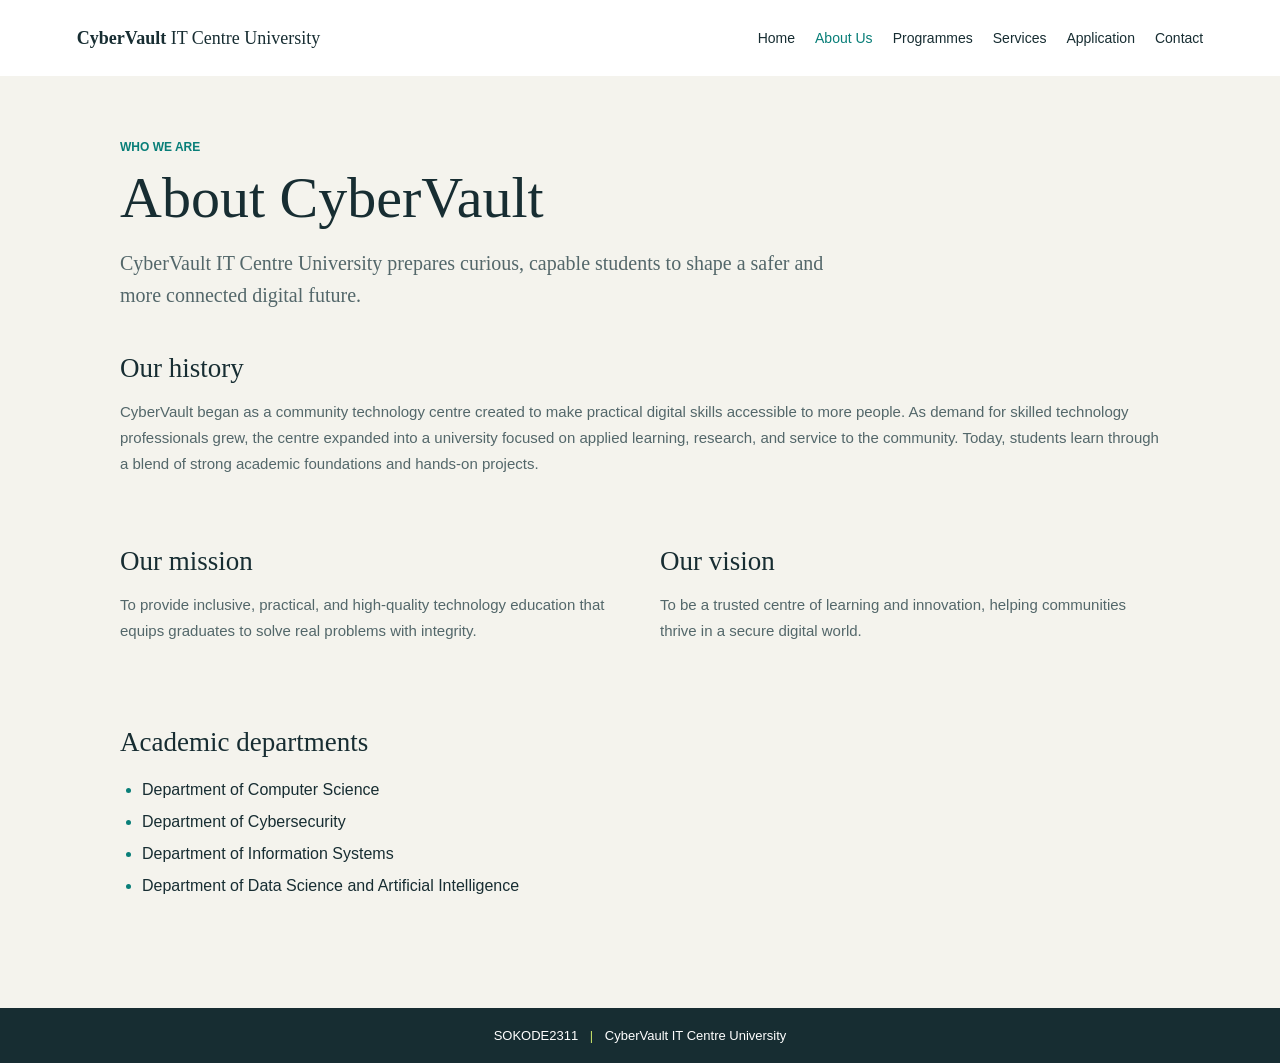
<file: about.html>
<!DOCTYPE html>
<html lang="en">
<head>
	<meta charset="UTF-8">
	<meta name="viewport" content="width=device-width, initial-scale=1.0">
	<title>About Us | CyberVault IT Centre University</title>
	<link rel="stylesheet" href="externalcss.css">
</head>
<body>
	<header class="site-header">
		<a class="site-name" href="index.html">CyberVault <span>IT Centre University</span></a>
		<nav aria-label="Main navigation">
			<a href="index.html">Home</a><a href="about.html" aria-current="page">About Us</a><a href="programmes.html">Programmes</a><a href="services.html">Services</a><a href="application.html">Application</a><a href="contact.html">Contact</a>
		</nav>
	</header>
	<main class="content-width page-content">
		<p class="eyebrow">Who we are</p>
		<h1>About CyberVault</h1>
		<p class="lead">CyberVault IT Centre University prepares curious, capable students to shape a safer and more connected digital future.</p>
		<section class="prose-section">
			<h2>Our history</h2>
			<p>CyberVault began as a community technology centre created to make practical digital skills accessible to more people. As demand for skilled technology professionals grew, the centre expanded into a university focused on applied learning, research, and service to the community. Today, students learn through a blend of strong academic foundations and hands-on projects.</p>
		</section>
		<div class="two-column">
			<section class="prose-section">
				<h2>Our mission</h2>
				<p>To provide inclusive, practical, and high-quality technology education that equips graduates to solve real problems with integrity.</p>
			</section>
			<section class="prose-section">
				<h2>Our vision</h2>
				<p>To be a trusted centre of learning and innovation, helping communities thrive in a secure digital world.</p>
			</section>
		</div>
		<section class="prose-section">
			<h2>Academic departments</h2>
			<ul class="department-list">
				<li>Department of Computer Science</li>
				<li>Department of Cybersecurity</li>
				<li>Department of Information Systems</li>
				<li>Department of Data Science and Artificial Intelligence</li>
			</ul>
		</section>
	</main>
	<footer><p>SOKODE2311 <span aria-hidden="true">|</span> CyberVault IT Centre University</p></footer>
</body>
</html>
</file>
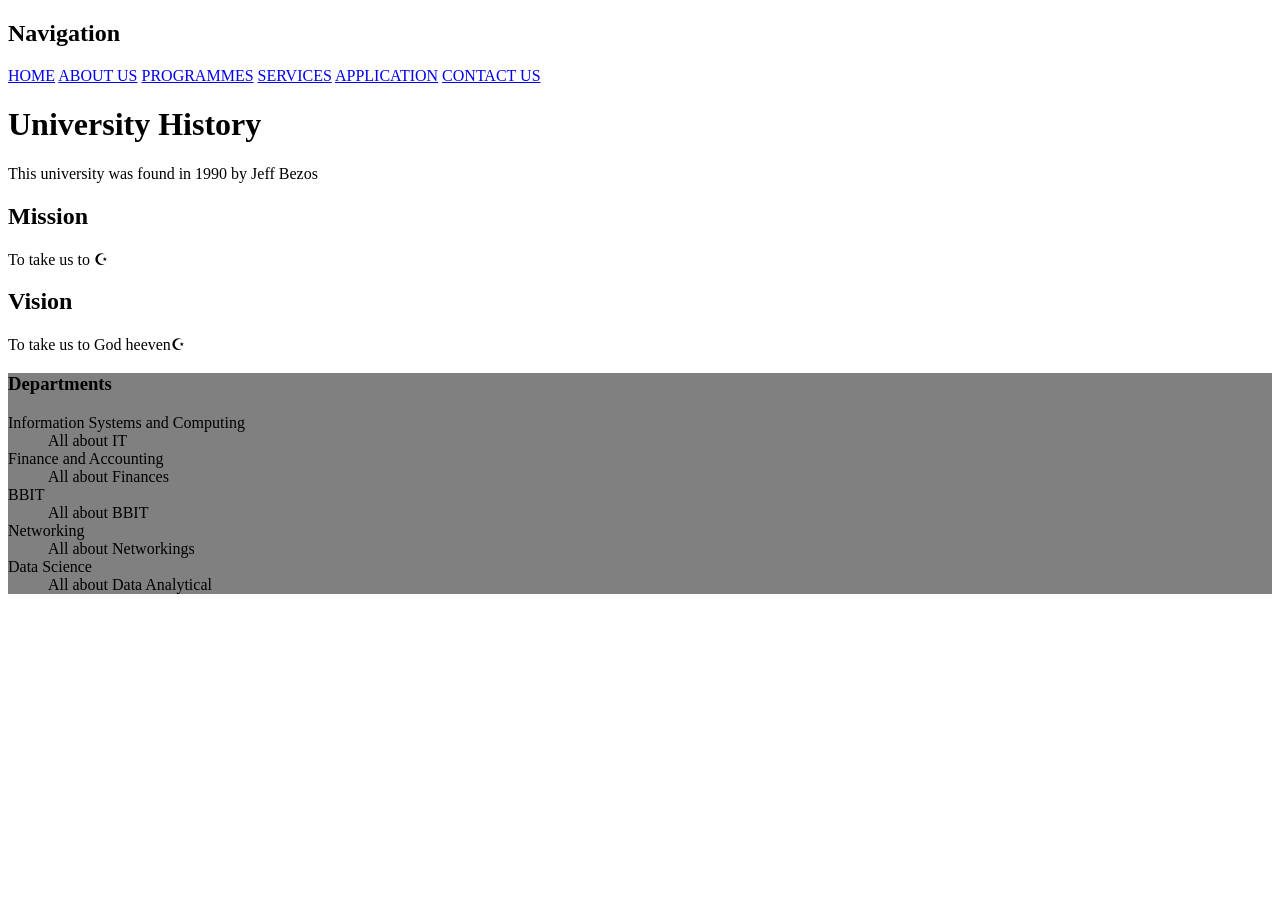
<file: Aboutusfile.html>
<!DOCTYPE html>
<html lang="en">
<head>
<meta charset="UTF-8">
<meta name="viewpoint" content="width=device-width, initial-scale=1.0">
<title> About Us page</title>
</head>
<body> 
<h2>Navigation</h2>

<nav>
<a href="Homefile.html">HOME</a>
<a href="Aboutusfile.html">ABOUT US</a>
<a href="Programmesfile.html">PROGRAMMES</a>
<a href="Servicesfile.html">SERVICES</a>
<a href="Applicationfile.html">APPLICATION</a>
<a href="Contactusfile.html">CONTACT US</a>

</nav>

<h1>University History</h1>
<p>This university was found in 1990 by Jeff Bezos</p>

<section>
<h2>Mission</h2>
<p>To take us to ☪</p>
</section>
<section>
<h2>Vision</h2>
<p>To take us to God heeven☪</p> 
</section>
<section style="background-color:gray;">
<h3>Departments</h3>
<dl>
<dt>Information Systems and Computing</dt>
<dd>All about IT</dd>
<dt>Finance and Accounting</dt>
<dd>All about Finances</dd>
<dt>BBIT</dt>
<dd>All about BBIT</dd>
<dt>Networking</dt>
<dd>All about Networkings</dd>
<dt>Data Science</dt>
<dd>All about Data Analytical</dd>
</dl>
</section>
</body>
</html>
</file>
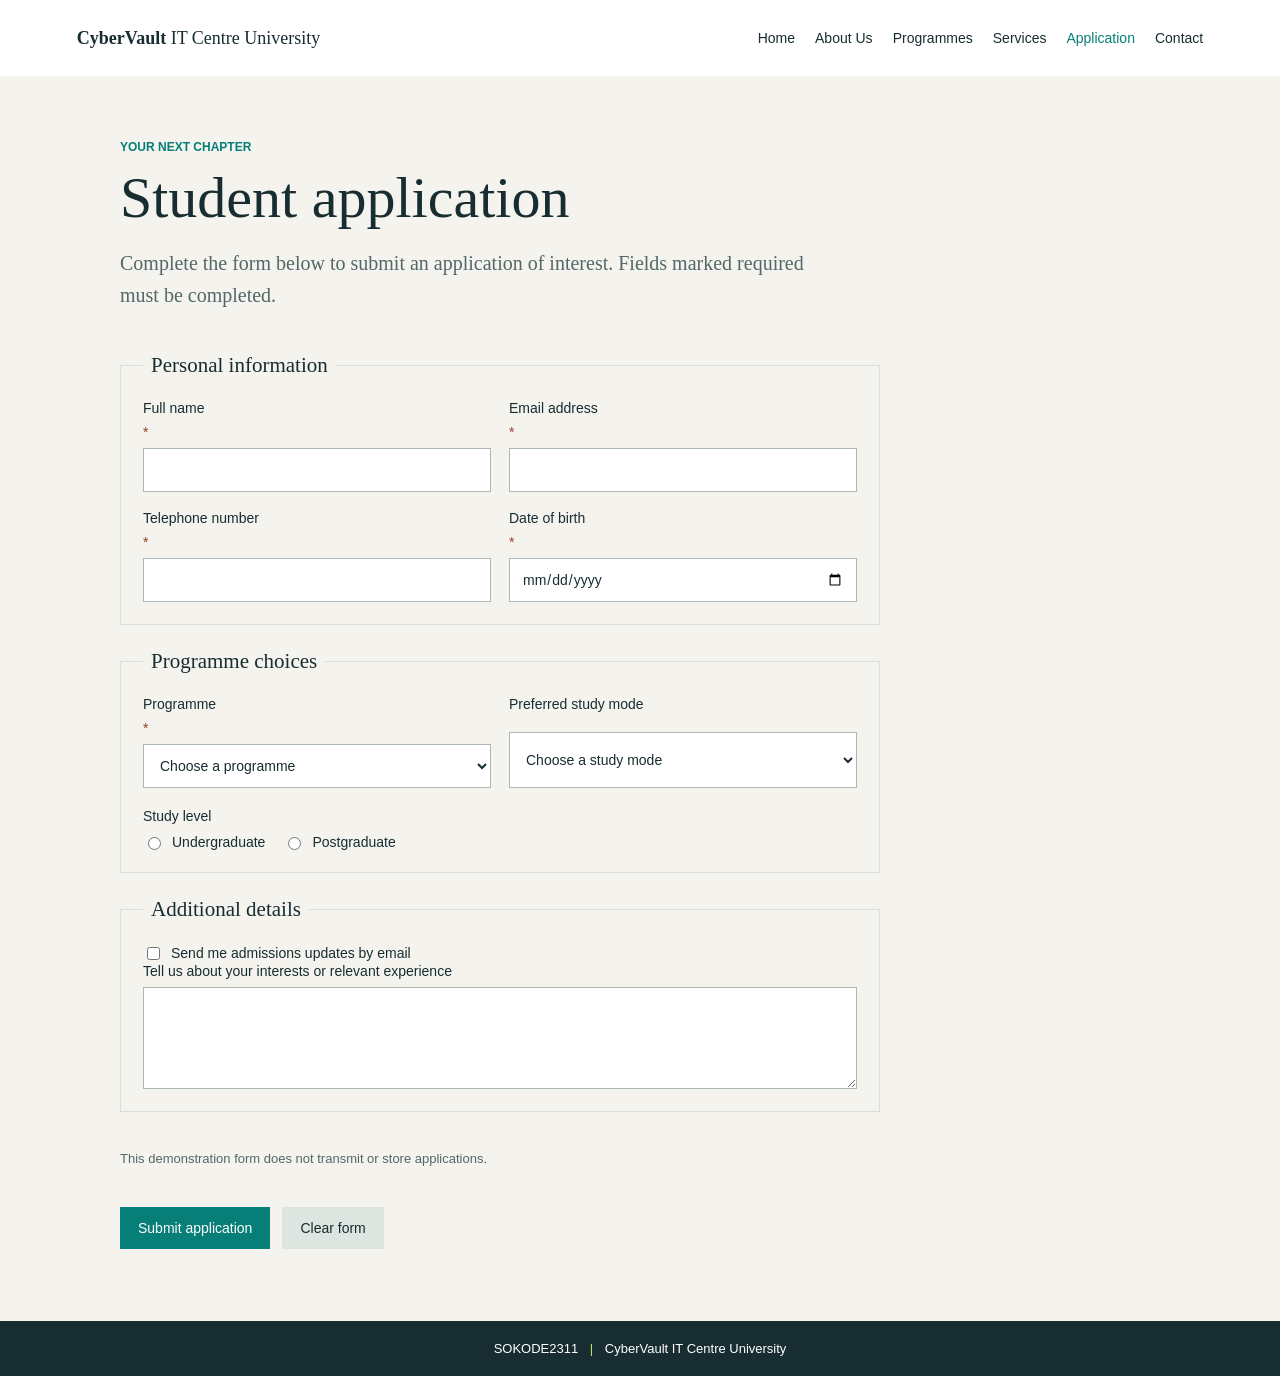
<file: application.html>
<!DOCTYPE html>
<html lang="en">
<head>
	<meta charset="UTF-8">
	<meta name="viewport" content="width=device-width, initial-scale=1.0">
	<title>Application | CyberVault IT Centre University</title>
	<link rel="stylesheet" href="externalcss.css">
</head>
<body>
	<header class="site-header">
		<a class="site-name" href="index.html">CyberVault <span>IT Centre University</span></a>
		<nav aria-label="Main navigation">
			<a href="index.html">Home</a><a href="about.html">About Us</a><a href="programmes.html">Programmes</a><a href="services.html">Services</a><a href="application.html" aria-current="page">Application</a><a href="contact.html">Contact</a>
		</nav>
	</header>
	<main class="content-width page-content">
		<p class="eyebrow">Your next chapter</p>
		<h1>Student application</h1>
		<p class="lead">Complete the form below to submit an application of interest. Fields marked required must be completed.</p>
		<form class="form-layout" action="#" method="get">
			<fieldset>
				<legend>Personal information</legend>
				<div class="form-grid">
					<label>Full name <span class="required">*</span><input type="text" name="fullName" autocomplete="name" required></label>
					<label>Email address <span class="required">*</span><input type="email" name="email" autocomplete="email" required></label>
					<label>Telephone number <span class="required">*</span><input type="tel" name="telephone" autocomplete="tel" required></label>
					<label>Date of birth <span class="required">*</span><input type="date" name="dateOfBirth" required></label>
				</div>
			</fieldset>
			<fieldset>
				<legend>Programme choices</legend>
				<div class="form-grid">
					<label>Programme <span class="required">*</span>
						<select name="programme" required>
							<option value="">Choose a programme</option>
							<option>Computer Science</option><option>Cybersecurity</option><option>Information Systems</option><option>Data Science and Artificial Intelligence</option>
						</select>
					</label>
					<label>Preferred study mode
						<select name="studyMode"><option value="">Choose a study mode</option><option>Full-time</option><option>Part-time</option></select>
					</label>
				</div>
				<p class="field-title">Study level</p>
				<div class="choice-row">
					<label><input type="radio" name="studyLevel" value="undergraduate" required> Undergraduate</label>
					<label><input type="radio" name="studyLevel" value="postgraduate"> Postgraduate</label>
				</div>
			</fieldset>
			<fieldset>
				<legend>Additional details</legend>
				<label class="check-label"><input type="checkbox" name="updates" value="yes"> Send me admissions updates by email</label>
				<label>Tell us about your interests or relevant experience<textarea name="statement" rows="5"></textarea></label>
			</fieldset>
			<p class="form-note">This demonstration form does not transmit or store applications.</p>
			<div class="button-row"><button type="submit">Submit application</button><button class="button-secondary" type="reset">Clear form</button></div>
		</form>
	</main>
	<footer><p>SOKODE2311 <span aria-hidden="true">|</span> CyberVault IT Centre University</p></footer>
</body>
</html>
</file>
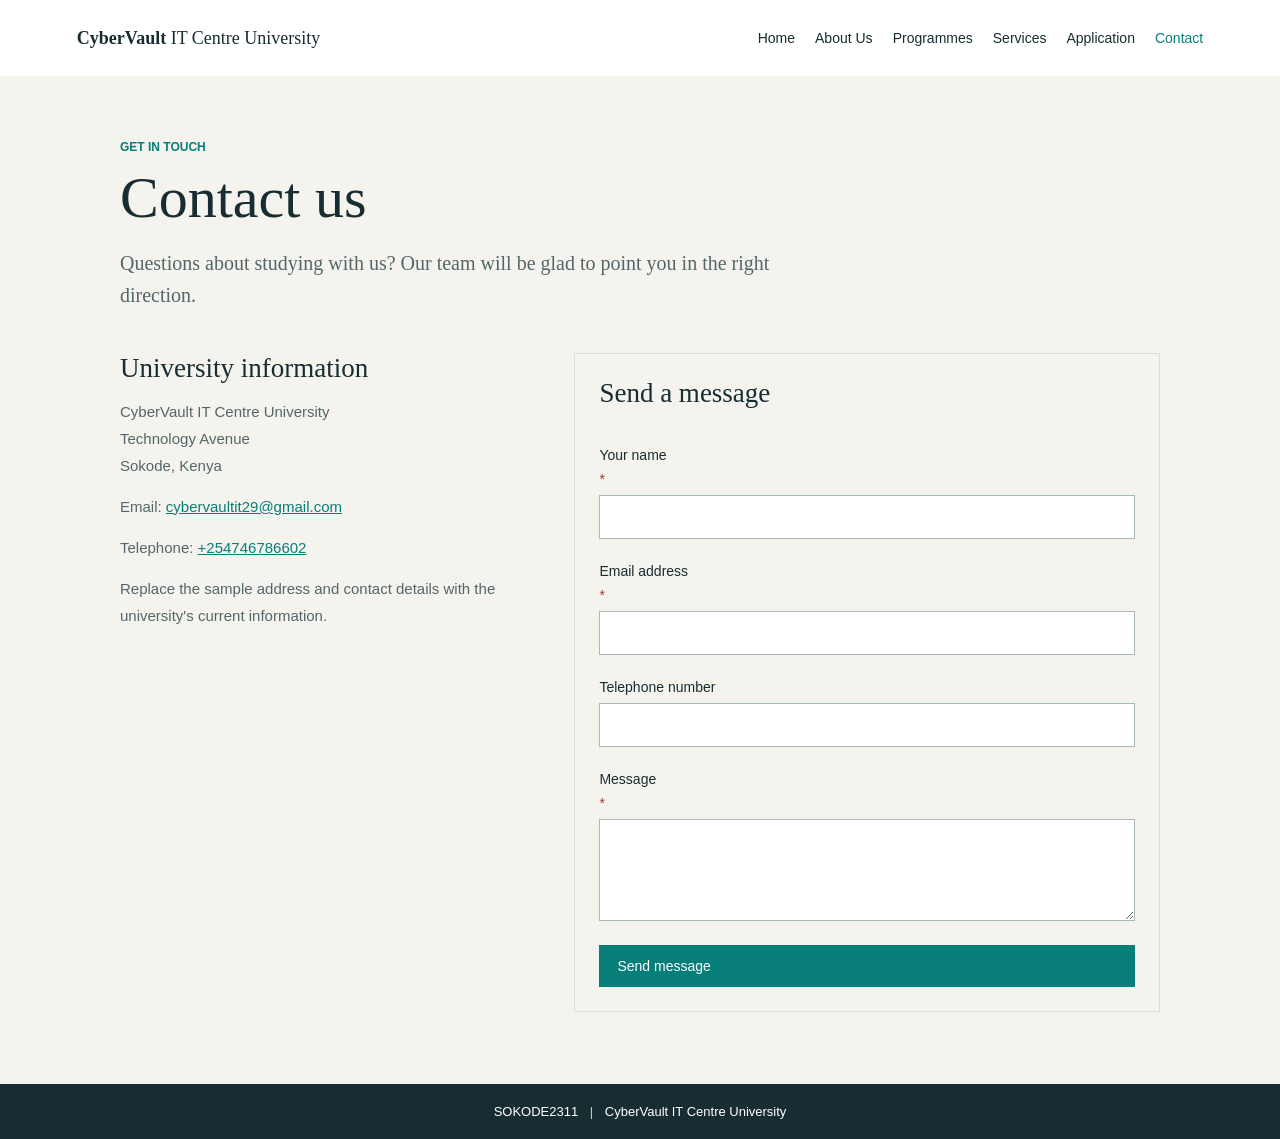
<file: contact.html>
<!DOCTYPE html>
<html lang="en">
<head>
	<meta charset="UTF-8">
	<meta name="viewport" content="width=device-width, initial-scale=1.0">
	<title>Contact Us | CyberVault IT Centre University</title>
	<link rel="stylesheet" href="externalcss.css">
</head>
<body>
	<header class="site-header">
		<a class="site-name" href="index.html">CyberVault <span>IT Centre University</span></a>
		<nav aria-label="Main navigation">
			<a href="index.html">Home</a><a href="about.html">About Us</a><a href="programmes.html">Programmes</a><a href="services.html">Services</a><a href="application.html">Application</a><a href="contact.html" aria-current="page">Contact</a>
		</nav>
	</header>
	<main class="content-width page-content">
		<p class="eyebrow">Get in touch</p>
		<h1>Contact us</h1>
		<p class="lead">Questions about studying with us? Our team will be glad to point you in the right direction.</p>
		<div class="contact-layout">
			<section class="contact-details" aria-labelledby="details-title">
				<h2 id="details-title">University information</h2>
				<address>CyberVault IT Centre University<br>Technology Avenue<br>Sokode, Kenya</address>
				<p>Email: <a href="mailto:cybervaultit29@gmail.com">cybervaultit29@gmail.com</a></p>
				<p>Telephone: <a href="tel:+254746786602">+254746786602</a></p>
				<p class="form-note">Replace the sample address and contact details with the university's current information.</p>
			</section>
			<form class="form-layout contact-form" action="mailto:info@cybervault.example" method="post" enctype="text/plain">
				<h2>Send a message</h2>
				<label>Your name <span class="required">*</span><input type="text" name="name" autocomplete="name" required></label>
				<label>Email address <span class="required">*</span><input type="email" name="email" autocomplete="email" required></label>
				<label>Telephone number<input type="tel" name="telephone" autocomplete="tel"></label>
				<label>Message <span class="required">*</span><textarea name="message" rows="5" required></textarea></label>
				<button type="submit">Send message</button>
			</form>
		</div>
	</main>
	<footer><p>SOKODE2311 <span aria-hidden="true">|</span> CyberVault IT Centre University</p></footer>
</body>
</html>
</file>
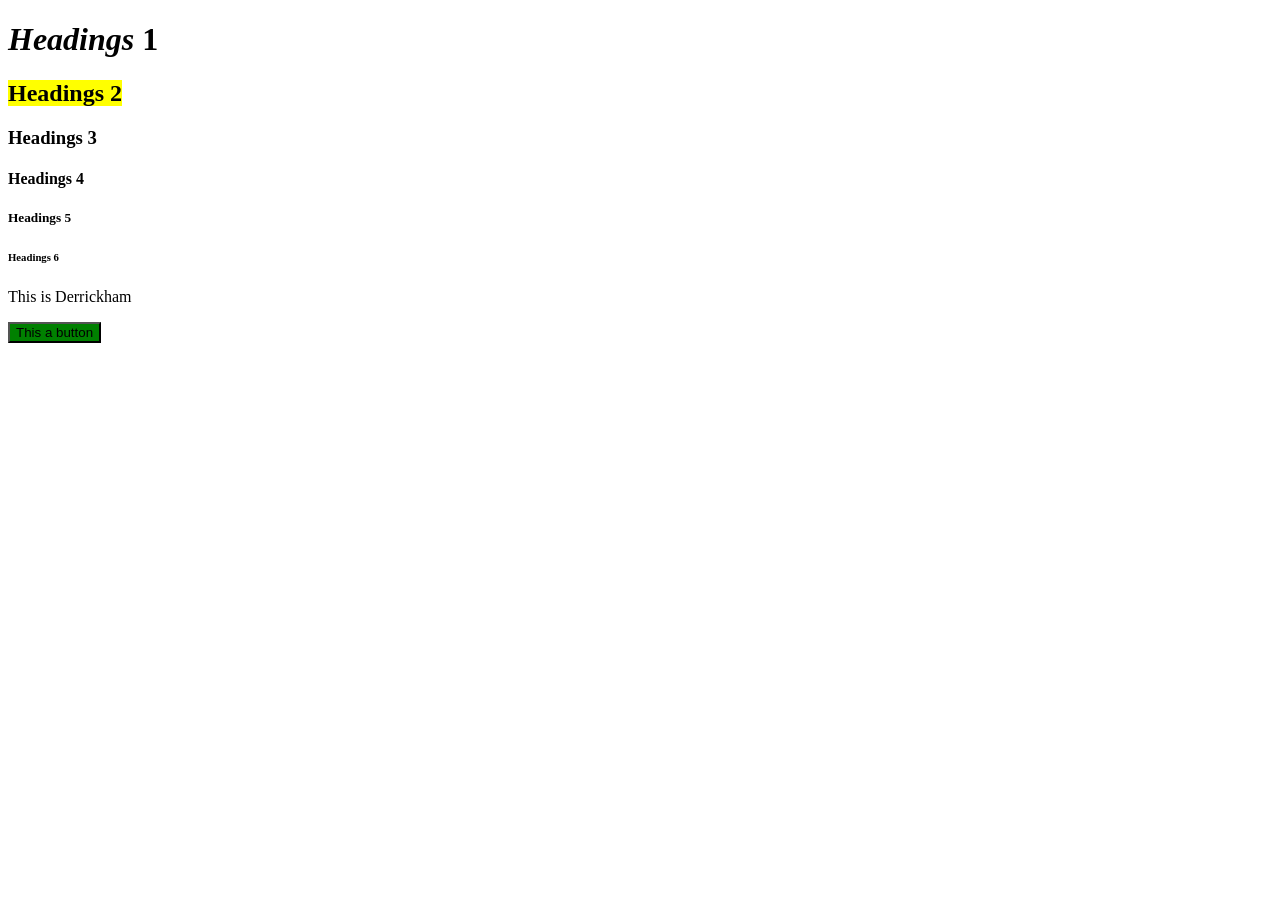
<file: deko.html>
<!DOCTYPE html>
<html lang ="en">
<head>
<style>
button{ background-color:Green;}
</style>
<title>Derrickham</title>
<meta charset="UTF-8">
<meta name="viewpoint" content="width=device-width, initial-scale=1.0">
</head>
<body>
<!--Headings-->
<h1><i>Headings</i> 1</h1>
<h2><mark>Headings 2</mark></h2>
<h3>Headings 3</h3>
<h4>Headings 4</h4>
<h5>Headings 5</h5>
<h6>Headings 6</h6>
<p>This is Derrickham</p>
<button>This a button</button>
</body>
</html>
</file>
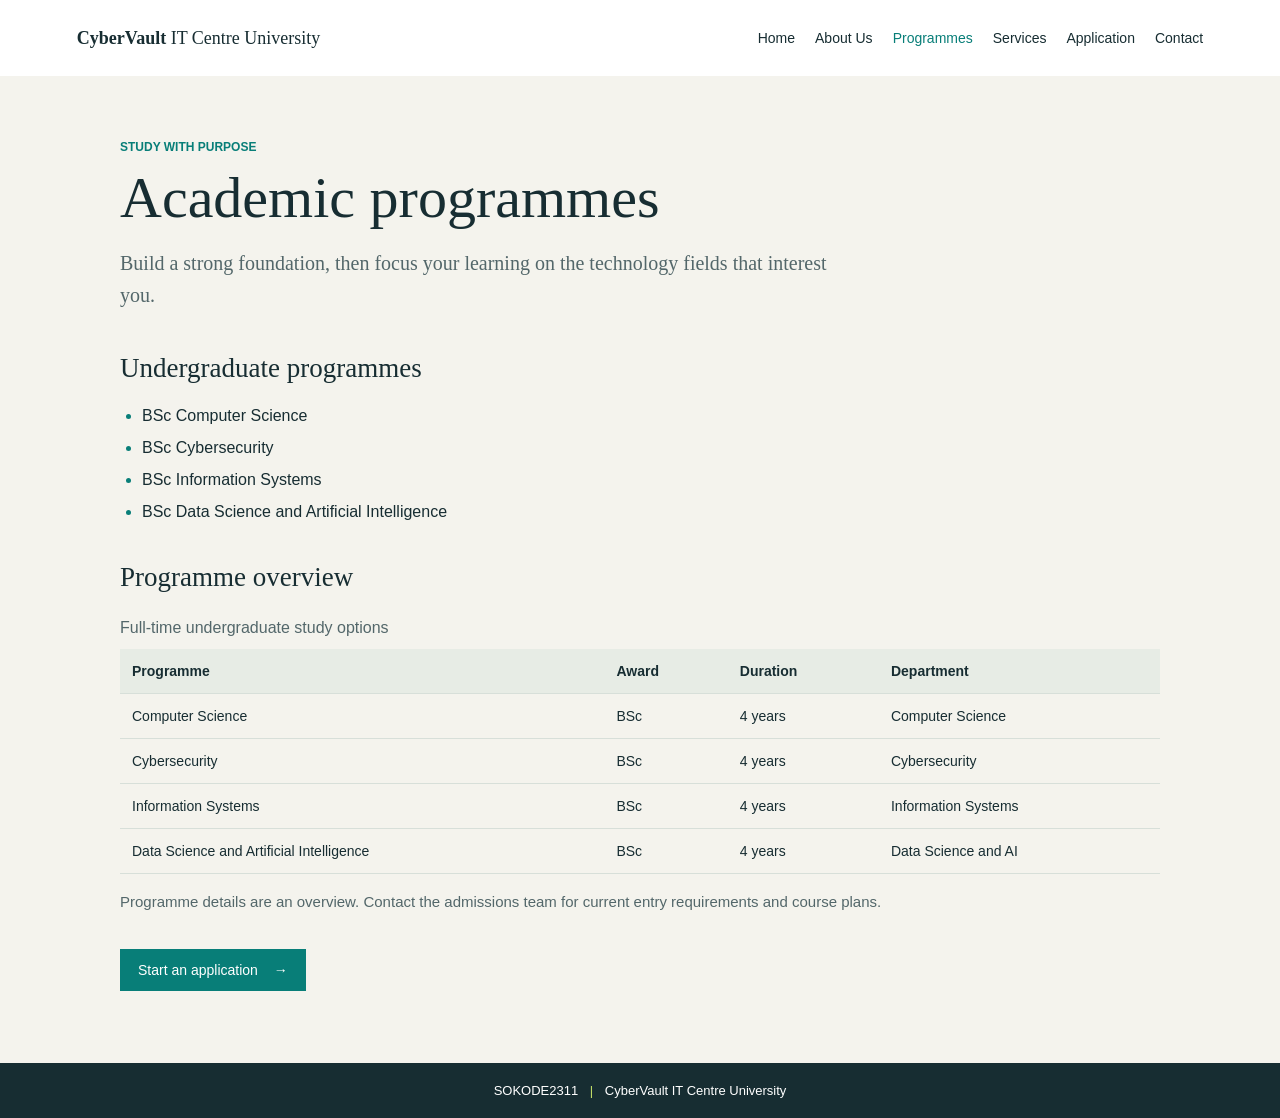
<file: programmes.html>
<!DOCTYPE html>
<html lang="en">
<head>
	<meta charset="UTF-8">
	<meta name="viewport" content="width=device-width, initial-scale=1.0">
	<title>Programmes | CyberVault IT Centre University</title>
	<link rel="stylesheet" href="externalcss.css">
</head>
<body>
	<header class="site-header">
		<a class="site-name" href="index.html">CyberVault <span>IT Centre University</span></a>
		<nav aria-label="Main navigation">
			<a href="index.html">Home</a><a href="about.html">About Us</a><a href="programmes.html" aria-current="page">Programmes</a><a href="services.html">Services</a><a href="application.html">Application</a><a href="contact.html">Contact</a>
		</nav>
	</header>
	<main class="content-width page-content">
		<p class="eyebrow">Study with purpose</p>
		<h1>Academic programmes</h1>
		<p class="lead">Build a strong foundation, then focus your learning on the technology fields that interest you.</p>
		<section class="prose-section">
			<h2>Undergraduate programmes</h2>
			<ul class="programme-list">
				<li>BSc Computer Science</li>
				<li>BSc Cybersecurity</li>
				<li>BSc Information Systems</li>
				<li>BSc Data Science and Artificial Intelligence</li>
			</ul>
		</section>
		<section class="prose-section">
			<h2>Programme overview</h2>
			<div class="table-scroll">
				<table>
					<caption>Full-time undergraduate study options</caption>
					<thead><tr><th scope="col">Programme</th><th scope="col">Award</th><th scope="col">Duration</th><th scope="col">Department</th></tr></thead>
					<tbody>
						<tr><td>Computer Science</td><td>BSc</td><td>4 years</td><td>Computer Science</td></tr>
						<tr><td>Cybersecurity</td><td>BSc</td><td>4 years</td><td>Cybersecurity</td></tr>
						<tr><td>Information Systems</td><td>BSc</td><td>4 years</td><td>Information Systems</td></tr>
						<tr><td>Data Science and Artificial Intelligence</td><td>BSc</td><td>4 years</td><td>Data Science and AI</td></tr>
					</tbody>
				</table>
			</div>
			<p class="form-note">Programme details are an overview. Contact the admissions team for current entry requirements and course plans.</p>
		</section>
		<a class="button-link" href="application.html">Start an application <span aria-hidden="true">&#8594;</span></a>
	</main>
	<footer><p>SOKODE2311 <span aria-hidden="true">|</span> CyberVault IT Centre University</p></footer>
</body>
</html>
</file>
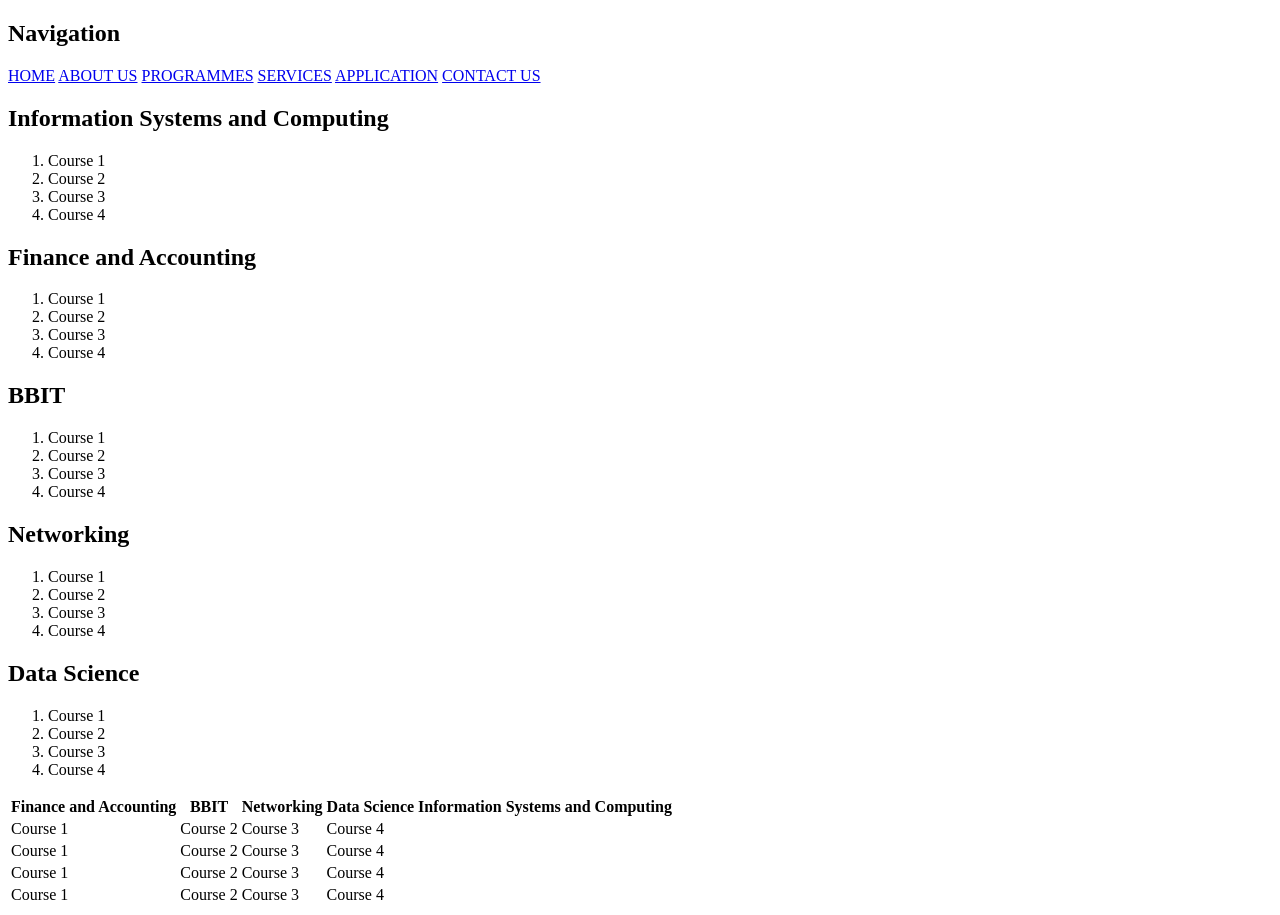
<file: Programmesfile.html>
<!DOCTYPE html>
<html lang="en>
<head>

<meta charset="UTF-8">
<meta name="viewpoint" content="width=device-width, initial-scale=1.0">

</head>
<body>
<h2>Navigation</h2>
<nav>
<a href="Homefile.html">HOME</a>
<a href="Aboutusfile.html">ABOUT US</a>
<a href="Programmesfile.html">PROGRAMMES</a>
<a href="Servicesfile.html">SERVICES</a>
<a href="Applicationfile.html">APPLICATION</a>
<a href="Contactusfile.html">CONTACT US</a>
</nav>
<h2>Information Systems and Computing</h2>
<ol>
<li>Course 1</li>
<li>Course 2</li>
<li>Course 3</li>
<li>Course 4</li>
</ol>
<h2>Finance and Accounting</h2>
<ol>
<li>Course 1</li>
<li>Course 2</li>
<li>Course 3</li>
<li>Course 4</li>
</ol>
<h2>BBIT</h2>
<ol>
<li>Course 1</li>
<li>Course 2</li>
<li>Course 3</li>
<li>Course 4</li>
</ol>
<h2>Networking</h2>
<ol>
<li>Course 1</li>
<li>Course 2</li>
<li>Course 3</li>
<li>Course 4</li>
</ol>
<h2>Data Science</h2>
<ol>
<li>Course 1</li>
<li>Course 2</li>
<li>Course 3</li>
<li>Course 4</li>
</ol>
<table >
<tr>
<th>Finance and Accounting</th>
<th>BBIT</th>
<th>Networking</th>
<th>Data Science</th>
<th>Information Systems and Computing</th>
</tr>
<tr>
<td>Course 1</td>
<td>Course 2</td>
<td>Course 3</td>
<td>Course 4</td>
</tr>
<tr>
<td>Course 1</td>
<td>Course 2</td>
<td>Course 3</td>
<td>Course 4</td>
</tr>
<tr>
<td>Course 1</td>
<td>Course 2</td>
<td>Course 3</td>
<td>Course 4</td>
</tr>
<tr>
<td>Course 1</td>
<td>Course 2</td>
<td>Course 3</td>
<td>Course 4</td>
</tr>
</table>

</body>

</html>
</file>
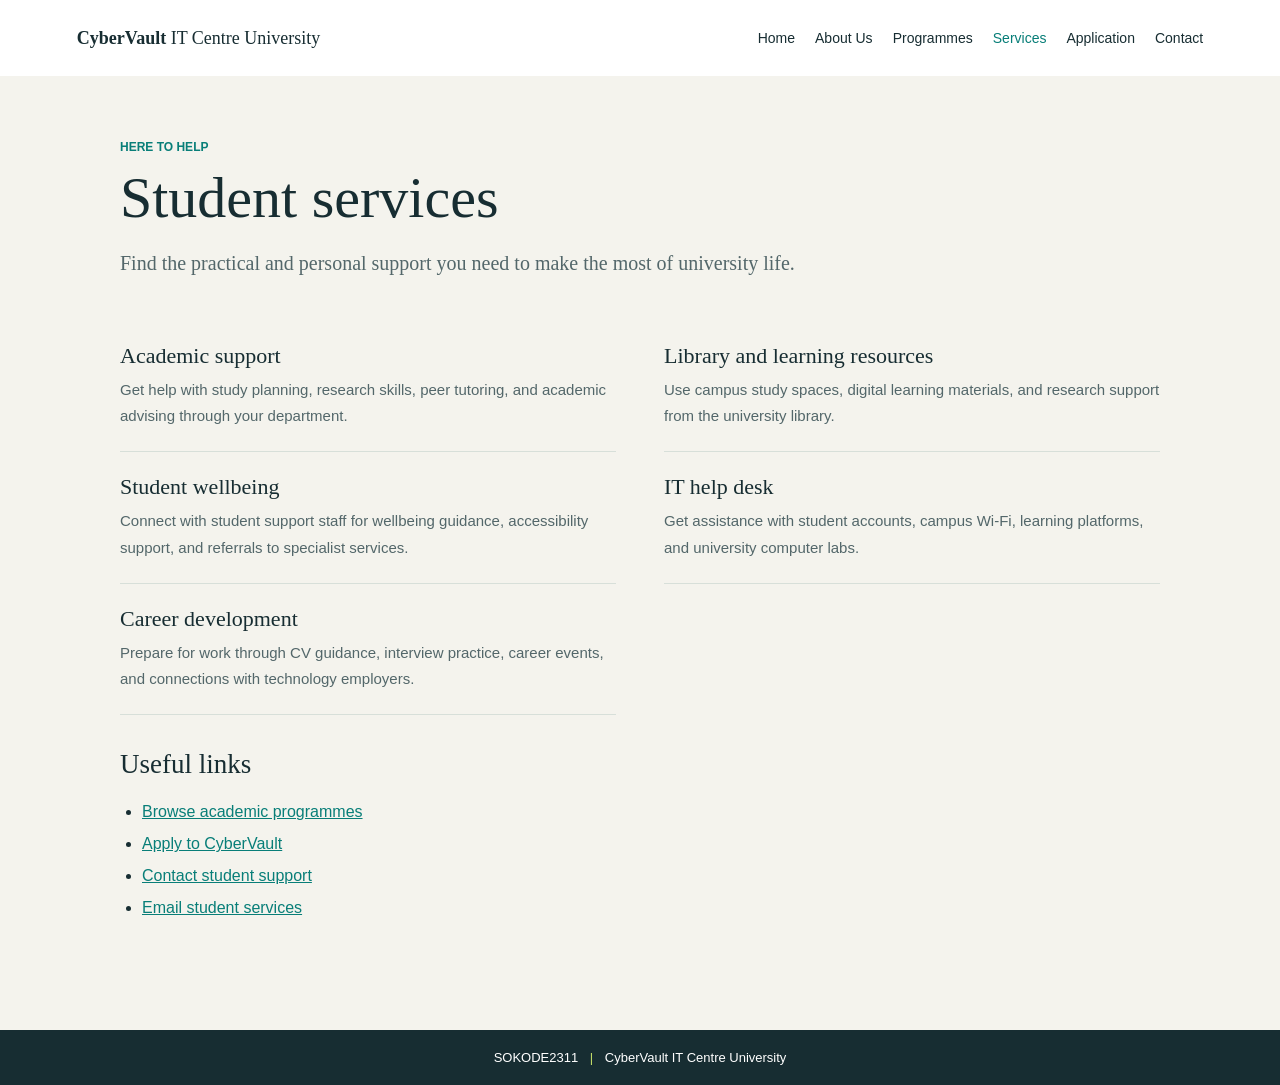
<file: services.html>
<!DOCTYPE html>
<html lang="en">
<head>
	<meta charset="UTF-8">
	<meta name="viewport" content="width=device-width, initial-scale=1.0">
	<title>Student Services | CyberVault IT Centre University</title>
	<link rel="stylesheet" href="externalcss.css">
</head>
<body>
	<header class="site-header">
		<a class="site-name" href="index.html">CyberVault <span>IT Centre University</span></a>
		<nav aria-label="Main navigation">
			<a href="index.html">Home</a><a href="about.html">About Us</a><a href="programmes.html">Programmes</a><a href="services.html" aria-current="page">Services</a><a href="application.html">Application</a><a href="contact.html">Contact</a>
		</nav>
	</header>
	<main class="content-width page-content">
		<p class="eyebrow">Here to help</p>
		<h1>Student services</h1>
		<p class="lead">Find the practical and personal support you need to make the most of university life.</p>
		<section class="service-list">
			<article class="service-item"><h2>Academic support</h2><p>Get help with study planning, research skills, peer tutoring, and academic advising through your department.</p></article>
			<article class="service-item"><h2>Library and learning resources</h2><p>Use campus study spaces, digital learning materials, and research support from the university library.</p></article>
			<article class="service-item"><h2>Student wellbeing</h2><p>Connect with student support staff for wellbeing guidance, accessibility support, and referrals to specialist services.</p></article>
			<article class="service-item"><h2>IT help desk</h2><p>Get assistance with student accounts, campus Wi-Fi, learning platforms, and university computer labs.</p></article>
			<article class="service-item"><h2>Career development</h2><p>Prepare for work through CV guidance, interview practice, career events, and connections with technology employers.</p></article>
		</section>
		<section class="prose-section">
			<h2>Useful links</h2>
			<ul class="link-list">
				<li><a href="programmes.html">Browse academic programmes</a></li>
				<li><a href="application.html">Apply to CyberVault</a></li>
				<li><a href="contact.html">Contact student support</a></li>
				<li><a href="mailto:studentservices@cybervault.example">Email student services</a></li>
			</ul>
		</section>
	</main>
	<footer><p>SOKODE2311 <span aria-hidden="true">|</span> CyberVault IT Centre University</p></footer>
</body>
</html>
</file>
<file: externalcss.css>
:root {
	color-scheme: light;
	--ink: #172d32;
	--muted: #53676a;
	--paper: #f4f3ed;
	--teal: #087e78;
	--lime: #c4df68;
	--line: #d7dfd9;
}

* { box-sizing: border-box; }

body {
	margin: 0;
	background: var(--paper);
	color: var(--ink);
	font-family: Georgia, "Times New Roman", serif;
}

.site-header {
	min-height: 76px;
	padding: 16px clamp(20px, 6vw, 88px);
	display: flex;
	align-items: center;
	justify-content: space-between;
	gap: 24px;
	background: #fff;
}

.site-name {
	color: var(--ink);
	font-size: 18px;
	font-weight: bold;
	text-decoration: none;
}

.site-name span { font-weight: normal; }

nav {
	display: flex;
	flex-wrap: wrap;
	gap: 10px 20px;
}

nav a {
	color: var(--ink);
	font-family: Arial, sans-serif;
	font-size: 14px;
	text-decoration: none;
}

nav a:hover,
nav a[aria-current="page"],
a:not(.site-name):hover { color: var(--teal); }

.welcome {
	min-height: 490px;
	padding: 64px clamp(20px, 8vw, 120px);
	display: grid;
	grid-template-columns: minmax(0, 0.9fr) minmax(280px, 1.1fr);
	align-items: center;
	gap: clamp(36px, 7vw, 100px);
	background: #e7ece5;
}

.welcome-copy { max-width: 520px; }

.eyebrow {
	margin: 0 0 14px;
	color: var(--teal);
	font-family: Arial, sans-serif;
	font-size: 12px;
	font-weight: bold;
	text-transform: uppercase;
}

h1 {
	margin: 0;
	font-size: clamp(38px, 5vw, 66px);
	font-weight: normal;
	line-height: 1.05;
}

.tagline { margin: 22px 0 30px; color: var(--muted); font-size: 21px; }

.welcome-image {
	display: block;
	width: 100%;
	height: 340px;
	object-fit: cover;
}

.button-link,
button {
	display: inline-flex;
	align-items: center;
	gap: 16px;
	padding: 13px 18px;
	border: 0;
	background: var(--teal);
	color: #fff;
	font-family: Arial, sans-serif;
	font-size: 14px;
	text-decoration: none;
	cursor: pointer;
}

.button-link:hover,
button:hover { background: var(--ink); color: #fff; }

.content-width { width: min(100% - 40px, 1040px); margin-inline: auto; }

.page-content { padding-top: 64px; padding-bottom: 72px; }

.page-content > h1 { font-size: clamp(38px, 5vw, 58px); }

.lead { max-width: 720px; margin: 18px 0 42px; color: var(--muted); font-size: 20px; line-height: 1.6; }

.page-content h2,
.media-section h2 { margin: 0 0 14px; font-size: 27px; font-weight: normal; }

.prose-section { margin: 34px 0; }

.prose-section p,
.service-item p,
.contact-details p { color: var(--muted); font-family: Arial, sans-serif; font-size: 15px; line-height: 1.75; }

.two-column { display: grid; grid-template-columns: repeat(2, minmax(0, 1fr)); gap: 40px; }

.department-list,
.programme-list,
.link-list { padding-left: 22px; font-family: Arial, sans-serif; line-height: 2; }

.department-list li::marker,
.programme-list li::marker { color: var(--teal); }

.table-scroll { overflow-x: auto; }

table { width: 100%; border-collapse: collapse; font-family: Arial, sans-serif; text-align: left; }

caption { padding: 12px 0; color: var(--muted); text-align: left; }

th, td { padding: 14px 12px; border-bottom: 1px solid var(--line); }

th { background: #e7ece5; font-size: 14px; }

td { font-size: 14px; }

.form-note { color: var(--muted); font-family: Arial, sans-serif; font-size: 13px; line-height: 1.6; }

.service-list { display: grid; grid-template-columns: repeat(2, minmax(0, 1fr)); column-gap: 48px; }

.service-item { padding: 22px 0; border-bottom: 1px solid var(--line); }

.service-item h2 { margin-bottom: 8px; font-size: 22px; }

.service-item p { margin: 0; }

.link-list a,
.contact-details a { color: var(--teal); }

.form-layout { display: grid; gap: 24px; max-width: 760px; }

fieldset { min-width: 0; margin: 0; padding: 22px; border: 1px solid var(--line); }

legend { padding: 0 8px; font-size: 21px; }

.form-grid { display: grid; grid-template-columns: repeat(2, minmax(0, 1fr)); gap: 18px; }

.form-layout label { display: grid; gap: 8px; color: var(--ink); font-family: Arial, sans-serif; font-size: 14px; }

.form-layout input:not([type="radio"]):not([type="checkbox"]),
.form-layout select,
.form-layout textarea {
	width: 100%;
	min-height: 44px;
	padding: 10px 12px;
	border: 1px solid #aab9b5;
	border-radius: 0;
	background: #fff;
	color: var(--ink);
	font: inherit;
}

.form-layout textarea { resize: vertical; }

.form-layout input:focus,
.form-layout select:focus,
.form-layout textarea:focus { outline: 2px solid var(--teal); outline-offset: 2px; }

.required { color: #a13e2b; }

.field-title { margin: 20px 0 10px; font-family: Arial, sans-serif; font-size: 14px; }

.choice-row { display: flex; flex-wrap: wrap; gap: 18px; }

.choice-row label,
.form-layout .check-label { display: flex; align-items: center; gap: 8px; }

.button-row { display: flex; flex-wrap: wrap; gap: 12px; }

.button-secondary { background: #dce5df; color: var(--ink); }

.contact-layout { display: grid; grid-template-columns: minmax(220px, 0.8fr) minmax(0, 1.2fr); gap: 64px; align-items: start; }

.contact-details address { color: var(--muted); font-family: Arial, sans-serif; font-size: 15px; font-style: normal; line-height: 1.8; }

.contact-form { padding: 24px; border: 1px solid var(--line); }

.media-section { padding-top: 56px; padding-bottom: 68px; display: grid; grid-template-columns: minmax(200px, 0.65fr) minmax(0, 1.35fr); align-items: center; gap: 48px; }

video { display: block; width: 100%; max-height: 360px; background: var(--ink); }

footer { padding: 20px; background: var(--ink); color: #fff; font-family: Arial, sans-serif; font-size: 13px; text-align: center; }

footer p { margin: 0; }

footer span { padding: 0 8px; color: var(--lime); }

@media (max-width: 760px) {
	.site-header { align-items: flex-start; flex-direction: column; }
	.welcome, .media-section, .contact-layout { grid-template-columns: 1fr; }
	.welcome { padding-top: 52px; }
	.welcome-image { height: 260px; }
	.media-section { gap: 24px; }
	.two-column, .service-list, .form-grid { grid-template-columns: 1fr; }
	.contact-layout { gap: 36px; }
	.page-content { padding-top: 48px; }
}
</file>
